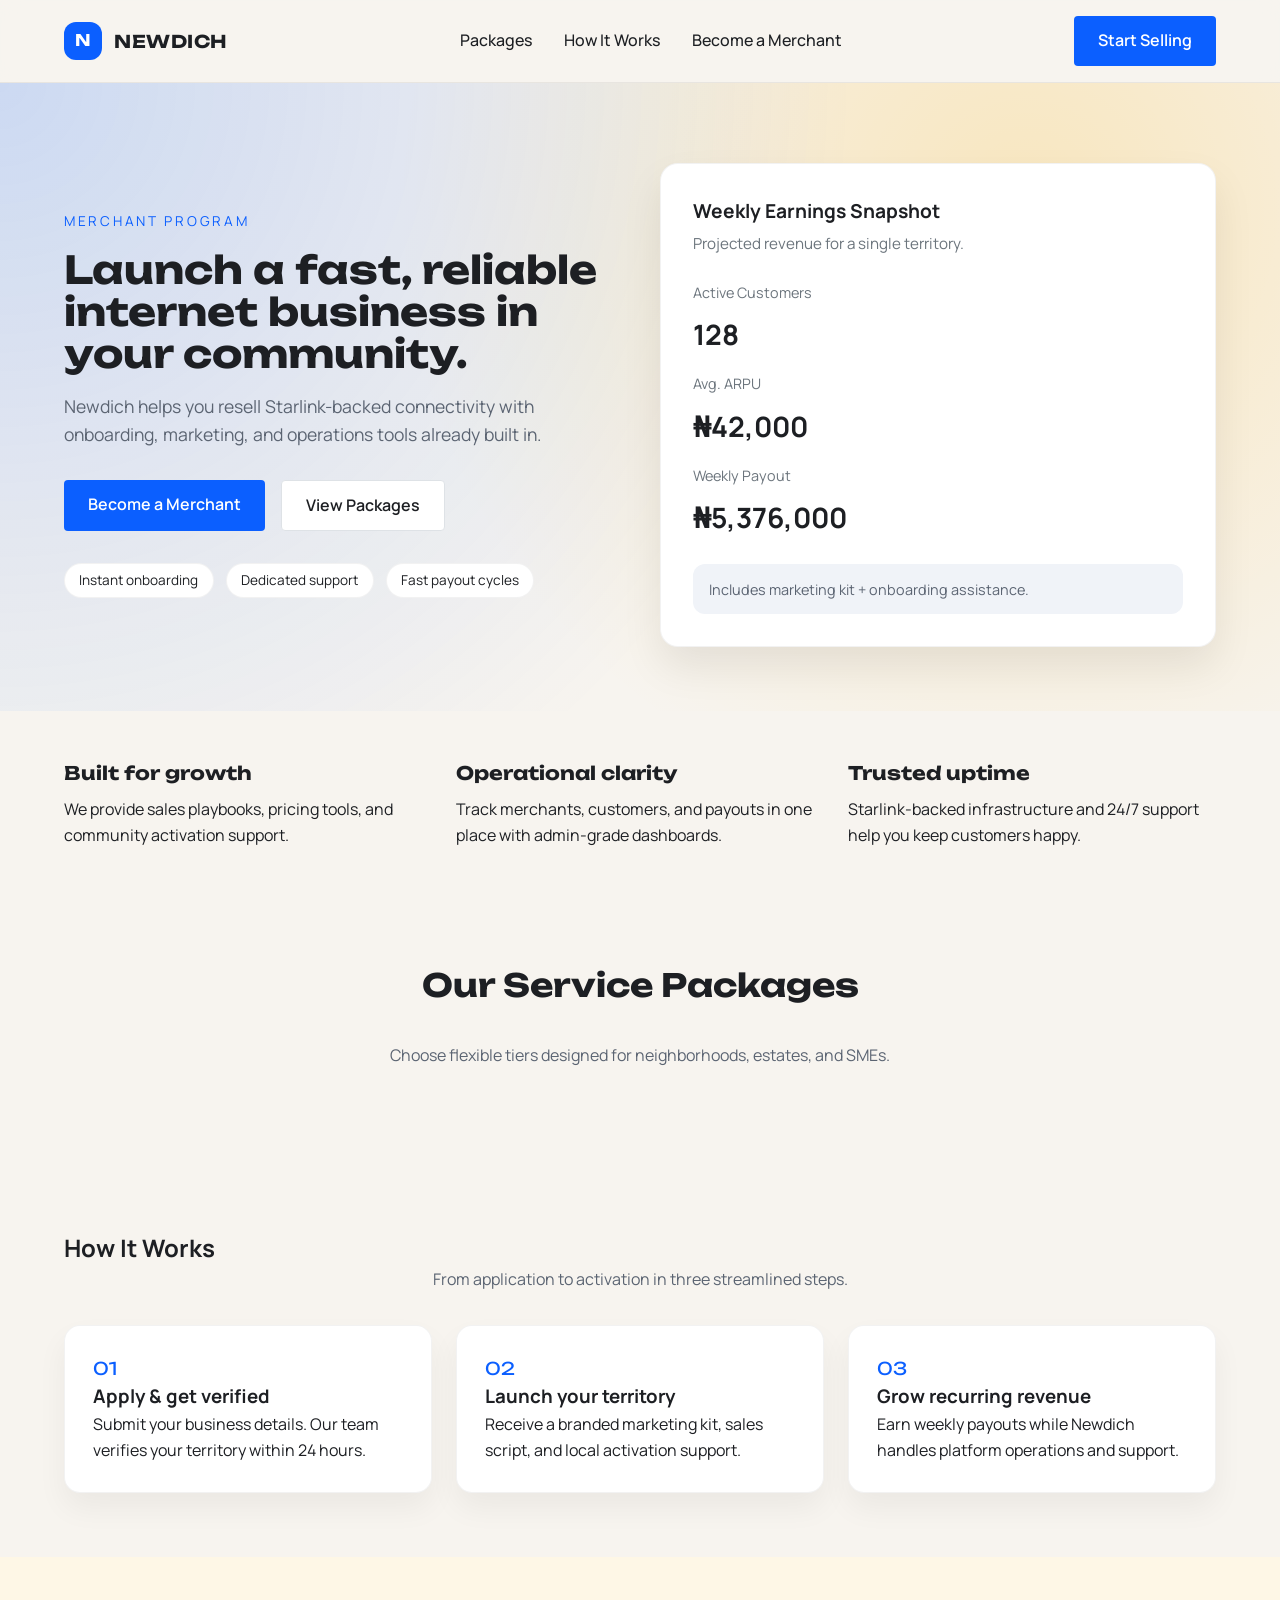
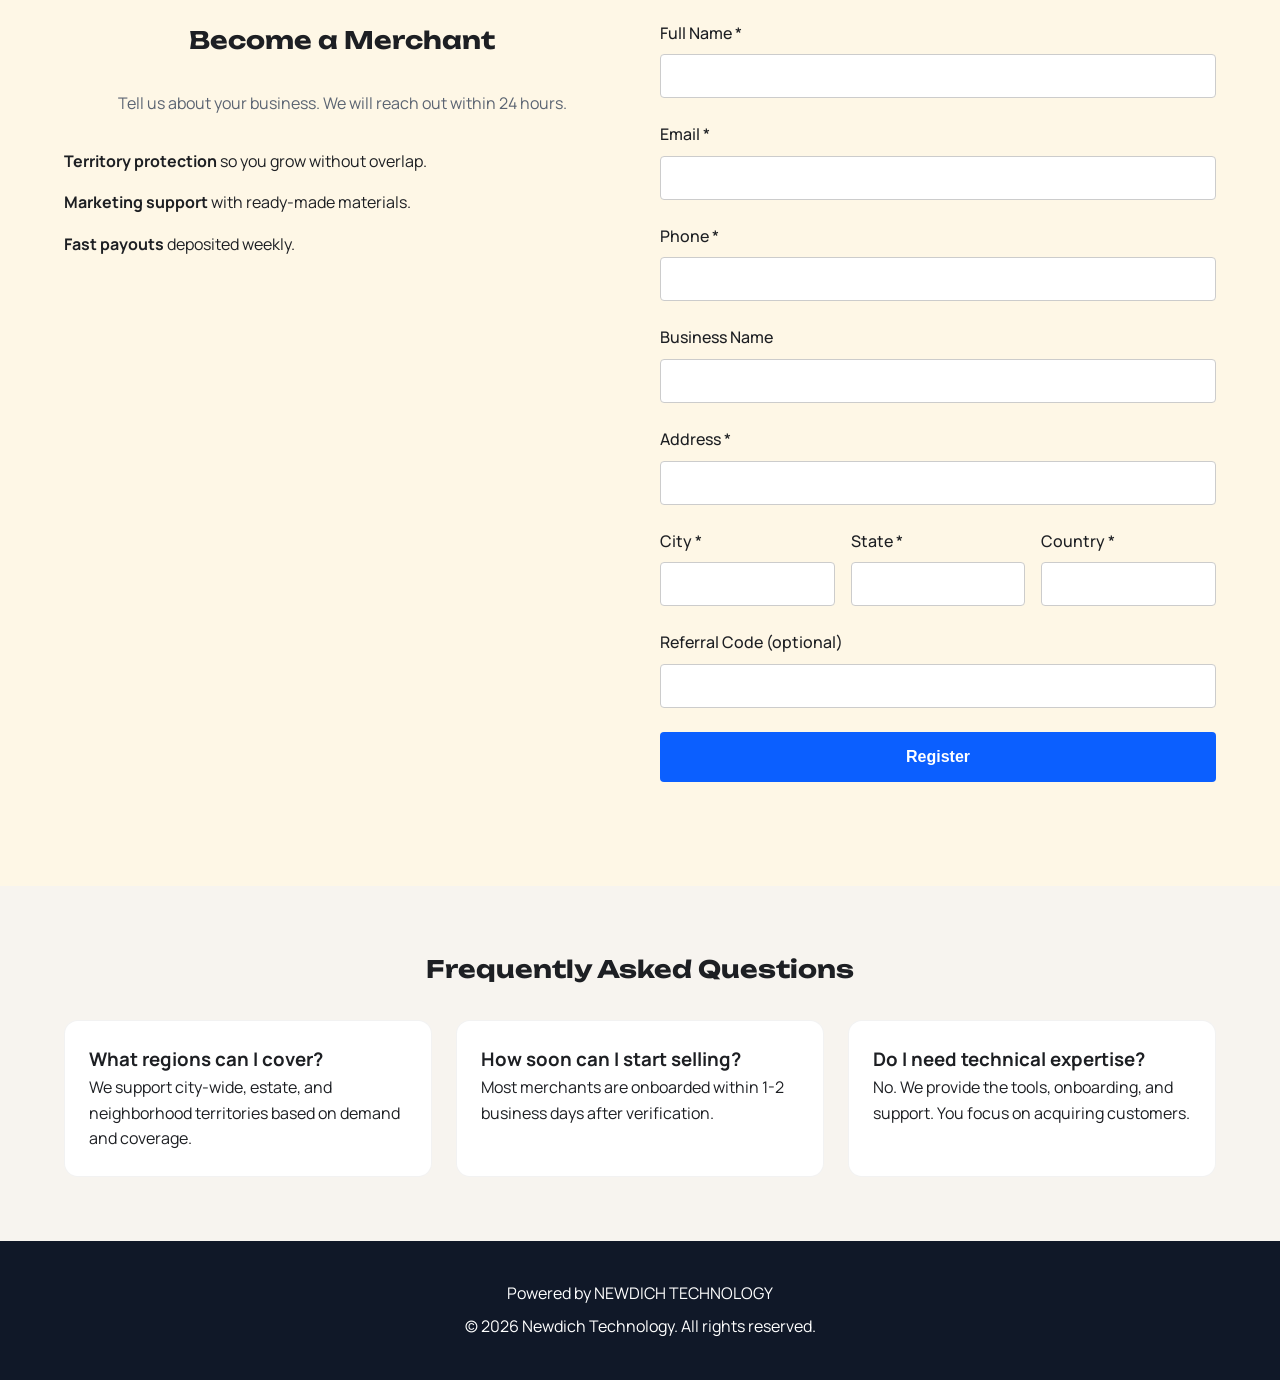
<file: Newdich/index.html>
<!DOCTYPE html>
<html lang="en">
<head>
    <meta charset="UTF-8">
    <meta name="viewport" content="width=device-width, initial-scale=1.0">
    <title>Newdich Technology LAN</title>
    <link rel="icon" href="data:image/svg+xml,%3Csvg xmlns='http://www.w3.org/2000/svg' viewBox='0 0 64 64'%3E%3Crect width='64' height='64' rx='12' fill='%23007bff'/%3E%3Ctext x='32' y='42' font-family='Arial, Helvetica, sans-serif' font-size='32' text-anchor='middle' fill='white'%3EN%3C/text%3E%3C/svg%3E">
    <link rel="preconnect" href="https://fonts.googleapis.com">
    <link rel="preconnect" href="https://fonts.gstatic.com" crossorigin>
    <link href="https://fonts.googleapis.com/css2?family=Unbounded:wght@500;700&family=Manrope:wght@400;500;600;700&display=swap" rel="stylesheet">
    <link rel="stylesheet" href="css/style.css">
</head>
<body>
    <header class="site-header">
        <nav class="container nav-shell">
            <div class="brand">
                <span class="brand-mark">N</span>
                <span class="brand-name">NEWDICH</span>
            </div>
            <button class="nav-toggle" id="nav-toggle" aria-label="Open menu" aria-expanded="false">
                <span></span>
                <span></span>
                <span></span>
            </button>
            <ul class="nav-links" id="nav-links">
                <li><a href="#packages">Packages</a></li>
                <li><a href="#how">How It Works</a></li>
                <li><a href="#signup">Become a Merchant</a></li>
            </ul>
            <div class="nav-actions">
                <a href="#signup" class="btn btn-primary">Start Selling</a>
            </div>
        </nav>
    </header>

    <main>
        <!-- Hero Section -->
        <section class="hero">
            <div class="hero-backdrop"></div>
            <div class="container hero-grid">
                <div class="hero-copy">
                    <p class="eyebrow">Merchant Program</p>
                    <h1>Launch a fast, reliable internet business in your community.</h1>
                    <p class="lead">
                        Newdich helps you resell Starlink-backed connectivity with onboarding,
                        marketing, and operations tools already built in.
                    </p>
                    <div class="hero-actions">
                        <a href="#signup" class="btn btn-primary">Become a Merchant</a>
                        <a href="#packages" class="btn btn-secondary">View Packages</a>
                    </div>
                    <div class="hero-badges">
                        <span>Instant onboarding</span>
                        <span>Dedicated support</span>
                        <span>Fast payout cycles</span>
                    </div>
                </div>
                <div class="hero-card">
                    <div class="hero-card-top">
                        <h3>Weekly Earnings Snapshot</h3>
                        <p class="muted">Projected revenue for a single territory.</p>
                    </div>
                    <div class="hero-stats">
                        <div>
                            <span class="stat-label">Active Customers</span>
                            <span class="stat-value">128</span>
                        </div>
                        <div>
                            <span class="stat-label">Avg. ARPU</span>
                            <span class="stat-value">₦42,000</span>
                        </div>
                        <div>
                            <span class="stat-label">Weekly Payout</span>
                            <span class="stat-value">₦5,376,000</span>
                        </div>
                    </div>
                    <div class="hero-card-footer">
                        <span>Includes marketing kit + onboarding assistance.</span>
                    </div>
                </div>
            </div>
        </section>

        <section class="value-strip">
            <div class="container value-grid">
                <div>
                    <h3>Built for growth</h3>
                    <p>We provide sales playbooks, pricing tools, and community activation support.</p>
                </div>
                <div>
                    <h3>Operational clarity</h3>
                    <p>Track merchants, customers, and payouts in one place with admin-grade dashboards.</p>
                </div>
                <div>
                    <h3>Trusted uptime</h3>
                    <p>Starlink-backed infrastructure and 24/7 support help you keep customers happy.</p>
                </div>
            </div>
        </section>

        <!-- Packages Section -->
        <section id="packages" class="packages">
            <div class="container">
                <h2>Our Service Packages</h2>
                <p class="section-lead">Choose flexible tiers designed for neighborhoods, estates, and SMEs.</p>
                <div class="package-grid" id="package-list">
                    <!-- Packages will be loaded here via JS -->
                </div>
            </div>
        </section>

        <section id="how" class="how">
            <div class="container">
                <h2>How It Works</h2>
                <p class="section-lead">From application to activation in three streamlined steps.</p>
                <div class="step-grid">
                    <div class="step-card">
                        <span class="step-number">01</span>
                        <h3>Apply & get verified</h3>
                        <p>Submit your business details. Our team verifies your territory within 24 hours.</p>
                    </div>
                    <div class="step-card">
                        <span class="step-number">02</span>
                        <h3>Launch your territory</h3>
                        <p>Receive a branded marketing kit, sales script, and local activation support.</p>
                    </div>
                    <div class="step-card">
                        <span class="step-number">03</span>
                        <h3>Grow recurring revenue</h3>
                        <p>Earn weekly payouts while Newdich handles platform operations and support.</p>
                    </div>
                </div>
            </div>
        </section>

        <!-- Merchant Signup Form -->
        <section id="signup" class="signup">
            <div class="container">
                <div class="signup-shell">
                    <div>
                        <h2>Become a Merchant</h2>
                        <p class="section-lead">Tell us about your business. We will reach out within 24 hours.</p>
                        <div class="signup-points">
                            <p><strong>Territory protection</strong> so you grow without overlap.</p>
                            <p><strong>Marketing support</strong> with ready-made materials.</p>
                            <p><strong>Fast payouts</strong> deposited weekly.</p>
                        </div>
                    </div>
                <form id="merchant-form">
                    <div class="form-group">
                        <label for="fullname">Full Name *</label>
                        <input type="text" id="fullname" name="fullname" required>
                    </div>
                    <div class="form-group">
                        <label for="email">Email *</label>
                        <input type="email" id="email" name="email" required>
                    </div>
                    <div class="form-group">
                        <label for="phone">Phone *</label>
                        <input type="tel" id="phone" name="phone" required>
                    </div>
                    <div class="form-group">
                        <label for="business_name">Business Name</label>
                        <input type="text" id="business_name" name="business_name">
                    </div>
                    <div class="form-group">
                        <label for="address">Address *</label>
                        <input type="text" id="address" name="address" required>
                    </div>
                    <div class="form-row">
                        <div class="form-group">
                            <label for="city">City *</label>
                            <input type="text" id="city" name="city" required>
                        </div>
                        <div class="form-group">
                            <label for="state">State *</label>
                            <input type="text" id="state" name="state" required>
                        </div>
                        <div class="form-group">
                            <label for="country">Country *</label>
                            <input type="text" id="country" name="country" required>
                        </div>
                    </div>
                    <div class="form-group">
                        <label for="refer_code">Referral Code (optional)</label>
                        <input type="text" id="refer_code" name="refer_code">
                    </div>
                    <button type="submit" class="btn btn-primary">Register</button>
                    <div id="form-message" class="message"></div>
                </form>
                </div>
            </div>
        </section>

        <section class="faq">
            <div class="container">
                <h2>Frequently Asked Questions</h2>
                <div class="faq-grid">
                    <div class="faq-item">
                        <h3>What regions can I cover?</h3>
                        <p>We support city-wide, estate, and neighborhood territories based on demand and coverage.</p>
                    </div>
                    <div class="faq-item">
                        <h3>How soon can I start selling?</h3>
                        <p>Most merchants are onboarded within 1-2 business days after verification.</p>
                    </div>
                    <div class="faq-item">
                        <h3>Do I need technical expertise?</h3>
                        <p>No. We provide the tools, onboarding, and support. You focus on acquiring customers.</p>
                    </div>
                </div>
            </div>
        </section>
    </main>

    <footer>
        <div class="container">
            <p>Powered by NEWDICH TECHNOLOGY</p>
            <p>&copy; <span id="year"></span> Newdich Technology. All rights reserved.</p>
        </div>
    </footer>

    <script type="module" src="js/main.js"></script>
</body>
</html>
</file>
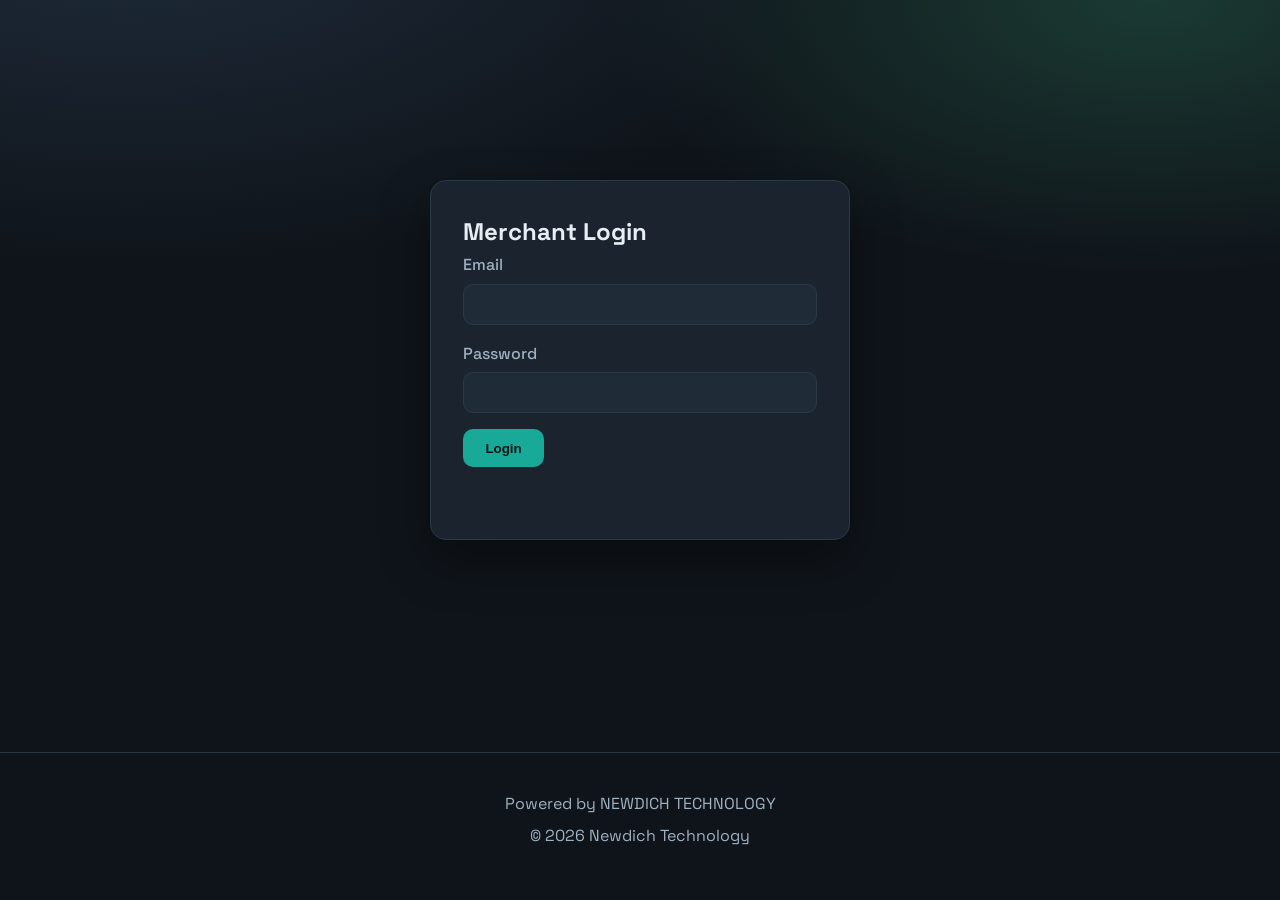
<file: Merchant/admin.html>
<!DOCTYPE html>
<html lang="en">
<head>
    <meta charset="UTF-8">
    <meta name="viewport" content="width=device-width, initial-scale=1.0">
    <title>Merchant Dashboard - Newdich</title>
    <link rel="stylesheet" href="css/style.css">
</head>
<body>
    <header class="admin-header">
        <div class="container">
            <div>
                <div class="eyebrow">Merchant Console</div>
                <h1 id="merchant-name">Merchant Dashboard</h1>
                <div class="subtle" id="merchant-id">ID: --</div>
            </div>
            <div class="header-actions">
                <button id="refresh-btn" class="btn btn-ghost">Refresh</button>
                <button id="logout-btn" class="btn btn-secondary">Logout</button>
            </div>
        </div>
    </header>

    <nav class="admin-tabs">
        <div class="container">
            <button class="tab-link active" data-tab="overview">Overview</button>
            <button class="tab-link" data-tab="users">Users</button>
            <button class="tab-link" data-tab="history">Payment History</button>
            <button class="tab-link" data-tab="plans">Manage Plans</button>
            <button class="tab-link" data-tab="profile">Profile</button>
        </div>
    </nav>

    <main class="admin-main">
        <div class="container">
            <!-- Overview Tab -->
            <div id="overview" class="tab-content active">
                <div class="grid-2">
                    <section class="card">
                        <div class="card-header">
                            <h2>Network Status</h2>
                            <span class="badge" id="status-badge">Live</span>
                        </div>
                        <div class="stats-grid">
                            <div class="stat">
                                <div class="stat-label">Active Users</div>
                                <div class="stat-value" id="stat-active">--</div>
                            </div>
                            <div class="stat">
                                <div class="stat-label">Total Users</div>
                                <div class="stat-value" id="stat-total">--</div>
                            </div>
                            <div class="stat">
                                <div class="stat-label">Revenue (Today)</div>
                                <div class="stat-value" id="stat-revenue-today">--</div>
                            </div>
                            <div class="stat">
                                <div class="stat-label">Transactions (Today)</div>
                                <div class="stat-value" id="stat-tx-today">--</div>
                            </div>
                        </div>
                    </section>
                    <section class="card">
                        <div class="card-header">
                            <h2>Revenue Summary</h2>
                            <span class="subtle">Last 30 days</span>
                        </div>
                        <div class="kpis">
                            <div>
                                <div class="kpi-label">Gross</div>
                                <div class="kpi-value" id="kpi-gross">--</div>
                            </div>
                            <div>
                                <div class="kpi-label">Refunds</div>
                                <div class="kpi-value" id="kpi-refunds">--</div>
                            </div>
                            <div>
                                <div class="kpi-label">Net</div>
                                <div class="kpi-value" id="kpi-net">--</div>
                            </div>
                        </div>
                        <div class="mini-table" id="revenue-breakdown"></div>
                    </section>
                </div>
            </div>

            <!-- Users Tab -->
            <div id="users" class="tab-content">
                <h2>Connected Users</h2>
                <div class="table-responsive">
                    <table id="users-table">
                        <thead>
                            <tr>
                                <th>MAC</th>
                                <th>IP</th>
                                <th>Email</th>
                                <th>Plan</th>
                                <th>Hours</th>
                                <th>Expires</th>
                                <th>Status</th>
                                <th>Action</th>
                            </tr>
                        </thead>
                        <tbody></tbody>
                    </table>
                </div>
            </div>

            <!-- Payment History Tab -->
            <div id="history" class="tab-content">
                <h2>Payment History</h2>
                <div class="table-responsive">
                    <table id="history-table">
                        <thead>
                            <tr>
                                <th>Email</th>
                                <th>Amount</th>
                                <th>Status</th>
                                <th>Transaction ID</th>
                                <th>Date</th>
                                <th>Plan</th>
                                <th>Hours</th>
                                <th>Actions</th>
                            </tr>
                        </thead>
                        <tbody></tbody>
                    </table>
                </div>
            </div>

            <!-- Plans Management Tab -->
            <div id="plans" class="tab-content">
                <h2>Manage Plans</h2>
                <button id="add-plan-btn" class="btn btn-primary">Add New Plan</button>
                <div class="plan-list" id="plan-list">
                    <!-- Plans will be listed here with edit/delete -->
                </div>
                <!-- Plan Form (hidden initially) -->
                <div id="plan-form-container" style="display: none;">
                    <h3 id="plan-form-title">Add Plan</h3>
                    <form id="plan-form">
                        <input type="hidden" id="plan-id">
                        <div class="form-group">
                            <label for="plan-name">Plan Name</label>
                            <input type="text" id="plan-name" required>
                        </div>
                        <div class="form-group">
                            <label for="plan-duration">Duration (hours)</label>
                            <input type="number" id="plan-duration" required>
                        </div>
                        <div class="form-group">
                            <label for="plan-price">Price (NGN)</label>
                            <input type="number" step="0.01" id="plan-price" required>
                        </div>
                        <button type="submit" class="btn btn-primary">Save</button>
                        <button type="button" id="cancel-plan-btn" class="btn btn-secondary">Cancel</button>
                    </form>
                </div>
            </div>

            <!-- Profile Tab -->
            <div id="profile" class="tab-content">
                <h2>Merchant Profile</h2>
                <form id="profile-form" class="card form-card">
                    <div class="form-row">
                        <div class="form-group">
                            <label for="profile-name">Business Name</label>
                            <input type="text" id="profile-name" required>
                        </div>
                        <div class="form-group">
                            <label for="profile-contact">Contact Email</label>
                            <input type="email" id="profile-contact" required>
                        </div>
                    </div>
                    <div class="form-row">
                        <div class="form-group">
                            <label for="profile-phone">Phone</label>
                            <input type="text" id="profile-phone">
                        </div>
                        <div class="form-group">
                            <label for="profile-location">Location</label>
                            <input type="text" id="profile-location">
                        </div>
                    </div>
                    <div class="form-row">
                        <div class="form-group">
                            <label for="profile-network">Network Name</label>
                            <input type="text" id="profile-network">
                        </div>
                        <div class="form-group">
                            <label for="profile-timezone">Timezone</label>
                            <input type="text" id="profile-timezone">
                        </div>
                    </div>
                    <div class="form-actions">
                        <button type="submit" class="btn btn-primary">Save Profile</button>
                        <div id="profile-message" class="inline-message"></div>
                    </div>
                </form>
            </div>
        </div>
    </main>

    <footer>
        <div class="container">
            <p>Powered by NEWDICH TECHNOLOGY</p>
            <p>&copy; <span id="year"></span> Newdich Technology</p>
        </div>
    </footer>

    <script src="api/index.js"></script>
    <script src="js/admin.js"></script>
</body>
</html>
</file>
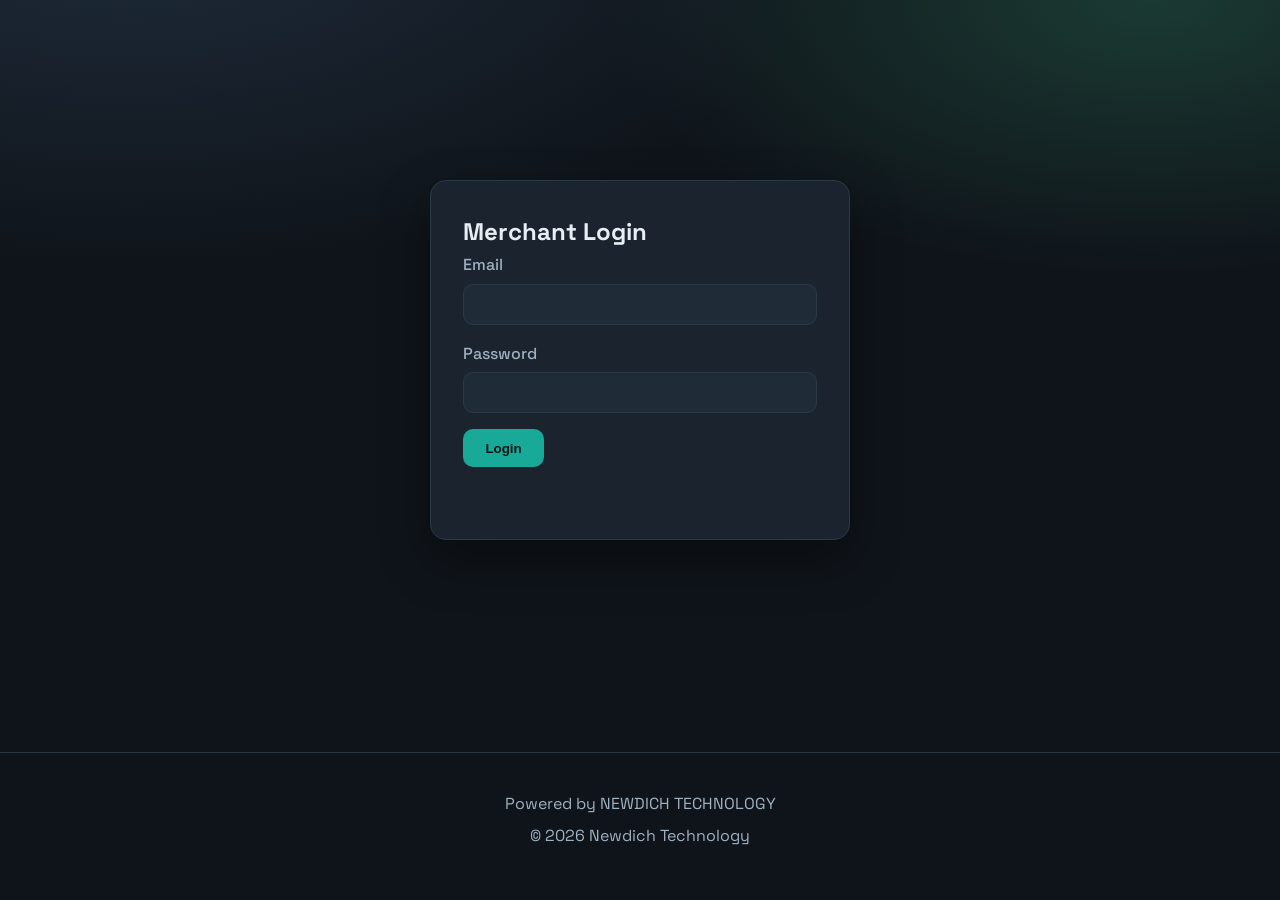
<file: Merchant/login.html>
<!DOCTYPE html>
<html lang="en">
<head>
    <meta charset="UTF-8">
    <meta name="viewport" content="width=device-width, initial-scale=1.0">
    <title>Merchant Login - Newdich</title>
    <link rel="stylesheet" href="css/style.css">
</head>
<body>
    <main class="login-page">
        <div class="login-box">
            <h2>Merchant Login</h2>
            <form id="login-form">
                <div class="form-group">
                    <label for="email">Email</label>
                    <input type="email" id="email" name="email" required>
                </div>
                <div class="form-group">
                    <label for="password">Password</label>
                    <input type="password" id="password" name="password" required>
                </div>
                <button type="submit" class="btn btn-primary">Login</button>
                <div id="login-message" class="message"></div>
            </form>
        </div>
    </main>
    <footer>
        <div class="container">
            <p>Powered by NEWDICH TECHNOLOGY</p>
            <p>&copy; <span id="year"></span> Newdich Technology</p>
        </div>
    </footer>
    <script src="api/index.js"></script>
    <script src="js/login.js"></script>
</body>
</html>
</file>
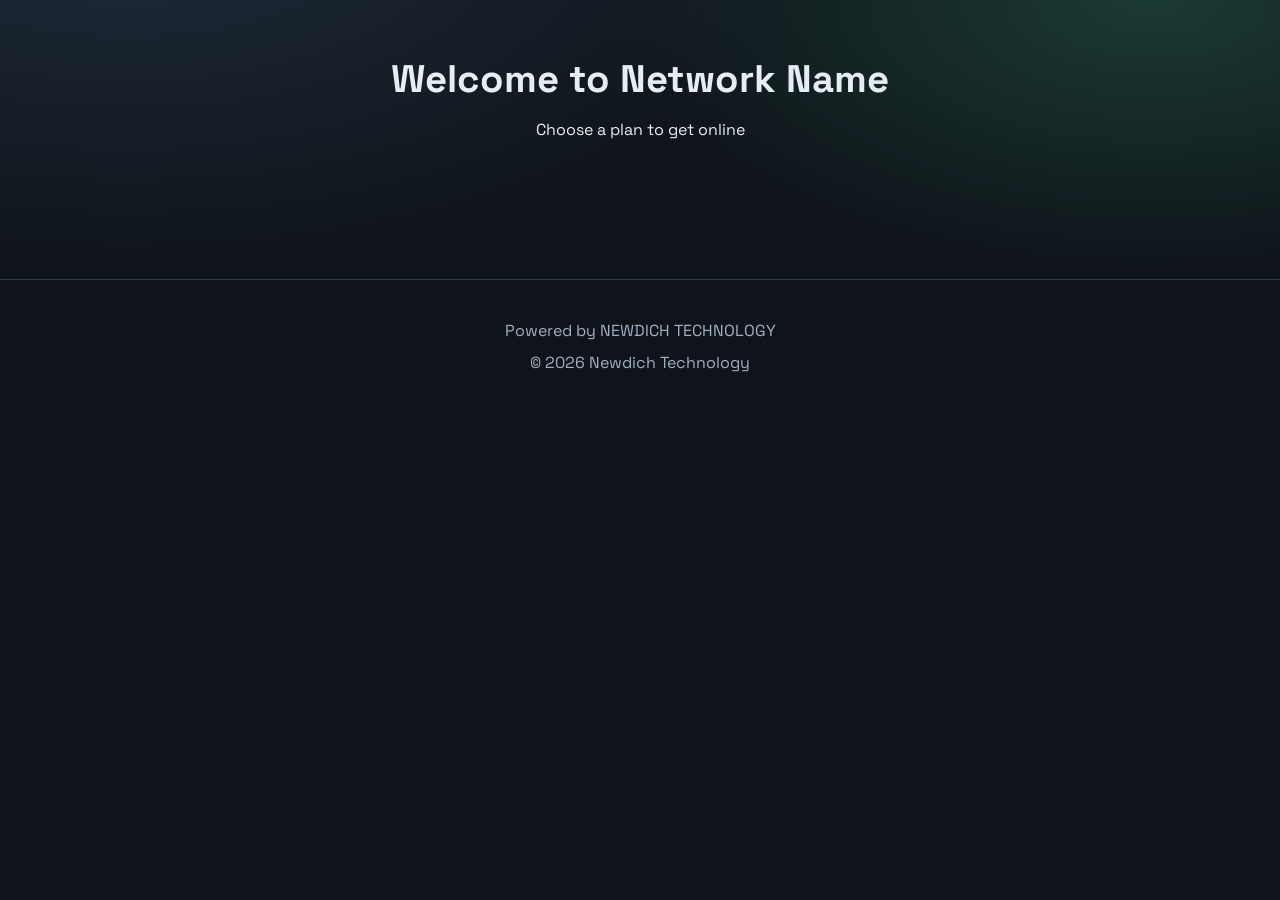
<file: Merchant/portal.html>
<!DOCTYPE html>
<html lang="en">
<head>
    <meta charset="UTF-8">
    <meta name="viewport" content="width=device-width, initial-scale=1.0">
    <title>Connect to Network</title>
    <link rel="stylesheet" href="css/style.css">
</head>
<body>
    <header class="portal-header">
        <div class="container">
            <h1>Welcome to <span id="network-name">Network Name</span></h1>
            <p>Choose a plan to get online</p>
        </div>
    </header>

    <main class="portal-main">
        <div class="container">
            <div class="plan-grid" id="plan-list">
                <!-- Plans will be loaded here -->
            </div>
        </div>
    </main>

    <!-- Payment Modal (simplified) -->
    <div id="payment-modal" class="modal">
        <div class="modal-content">
            <span class="close">&times;</span>
            <h3>Complete Payment</h3>
            <p>Plan: <span id="modal-plan-name"></span></p>
            <p>Amount: NGN <span id="modal-plan-price"></span></p>
            <form id="payment-form">
                <div class="form-group">
                    <label for="payment-email">Email (optional)</label>
                    <input type="email" id="payment-email" placeholder="Enter your email for receipt">
                </div>
                <button type="submit" class="btn btn-primary">Pay Now</button>
            </form>
            <div id="payment-message"></div>
        </div>
    </div>

    <footer>
        <div class="container">
            <p>Powered by NEWDICH TECHNOLOGY</p>
            <p>&copy; <span id="year"></span> Newdich Technology</p>
        </div>
    </footer>

    <script src="api/index.js"></script>
    <script src="js/portal.js"></script>
</body>
</html>
</file>
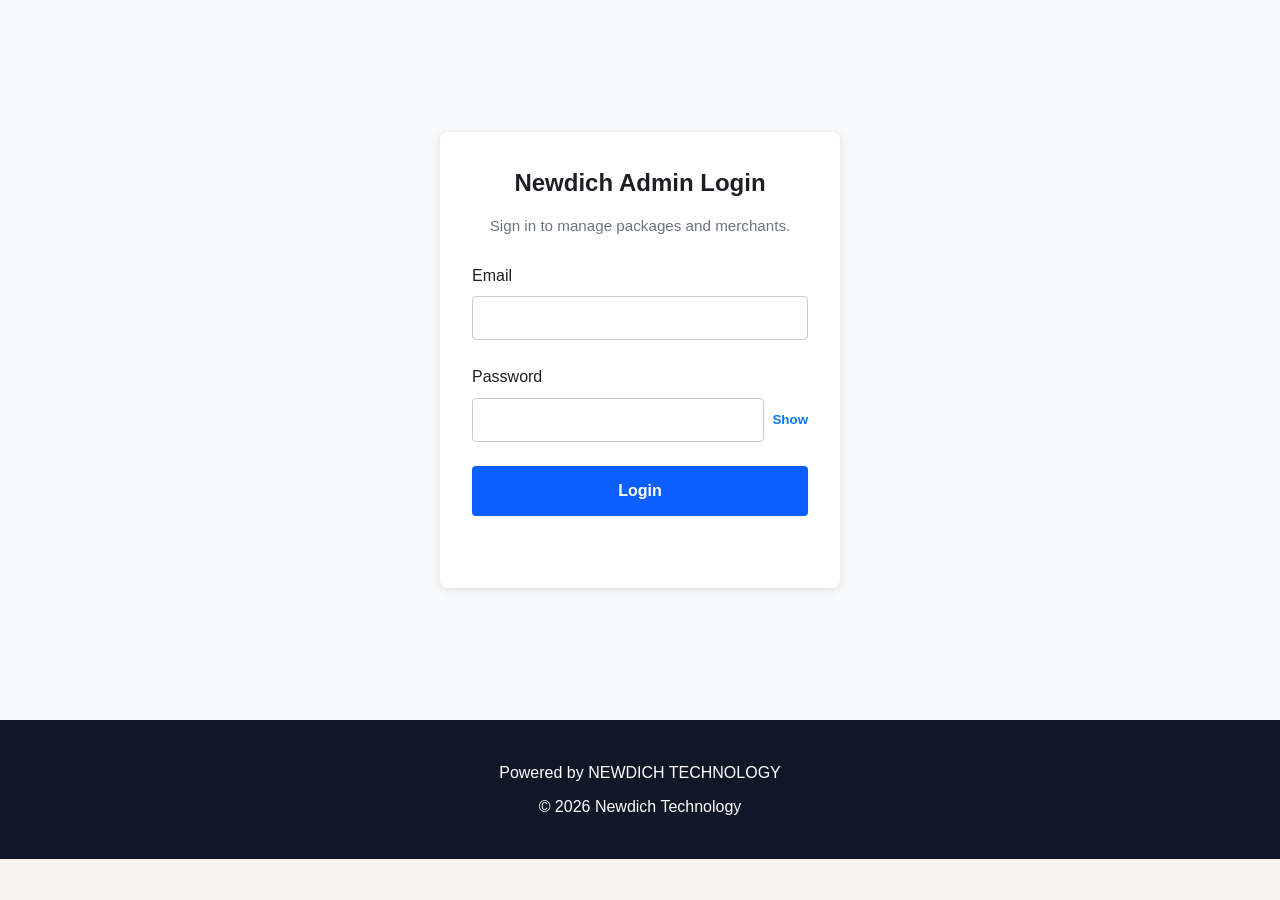
<file: Newdich/admin-login.html>
<!DOCTYPE html>
<html lang="en">
<head>
    <meta charset="UTF-8">
    <meta name="viewport" content="width=device-width, initial-scale=1.0">
    <title>Admin Login - Newdich</title>
    <link rel="icon" href="data:image/svg+xml,%3Csvg xmlns='http://www.w3.org/2000/svg' viewBox='0 0 64 64'%3E%3Crect width='64' height='64' rx='12' fill='%23007bff'/%3E%3Ctext x='32' y='42' font-family='Arial, Helvetica, sans-serif' font-size='32' text-anchor='middle' fill='white'%3EN%3C/text%3E%3C/svg%3E">
    <link rel="stylesheet" href="css/style.css">
</head>
<body>
    <main class="login-page">
        <div class="login-box">
            <h2>Newdich Admin Login</h2>
            <p class="muted">Sign in to manage packages and merchants.</p>
            <form id="admin-login-form">
                <div class="form-group">
                    <label for="email">Email</label>
                    <input type="email" id="email" name="email" required>
                </div>
                <div class="form-group">
                    <label for="password">Password</label>
                    <div class="input-with-action">
                        <input type="password" id="password" name="password" required>
                        <button type="button" id="toggle-password" class="link-btn">Show</button>
                    </div>
                </div>
                <button type="submit" class="btn btn-primary">Login</button>
                <div id="login-message" class="message"></div>
            </form>
        </div>
    </main>
    <footer>
        <div class="container">
            <p>Powered by NEWDICH TECHNOLOGY</p>
            <p>&copy; <span id="year"></span> Newdich Technology</p>
        </div>
    </footer>
    <script type="module" src="js/admin-login.js"></script>
</body>
</html>
</file>
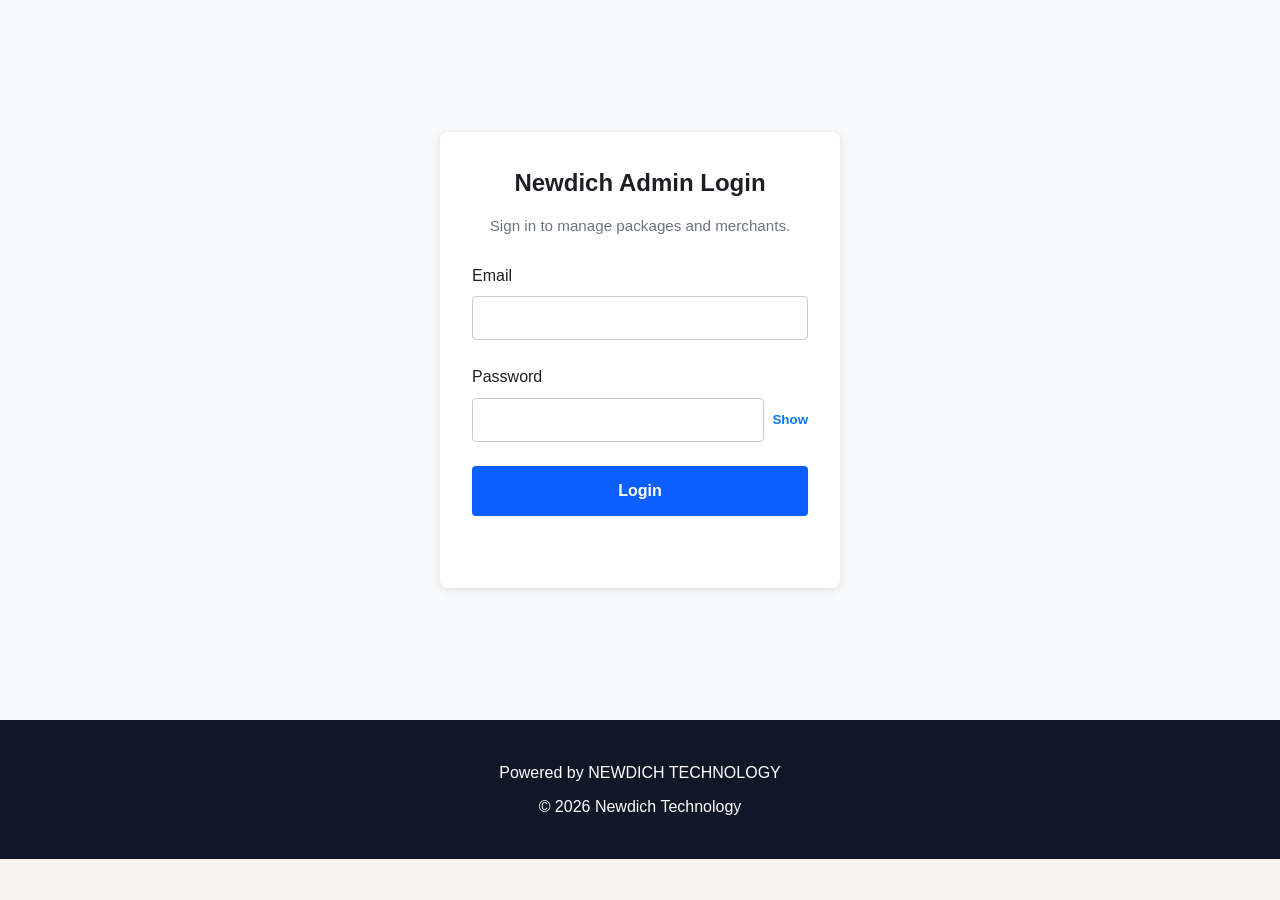
<file: Newdich/admin.html>
<!DOCTYPE html>
<html lang="en">
<head>
    <meta charset="UTF-8">
    <meta name="viewport" content="width=device-width, initial-scale=1.0">
    <title>Admin Dashboard - Newdich</title>
    <link rel="icon" href="data:image/svg+xml,%3Csvg xmlns='http://www.w3.org/2000/svg' viewBox='0 0 64 64'%3E%3Crect width='64' height='64' rx='12' fill='%23007bff'/%3E%3Ctext x='32' y='42' font-family='Arial, Helvetica, sans-serif' font-size='32' text-anchor='middle' fill='white'%3EN%3C/text%3E%3C/svg%3E">
    <link rel="stylesheet" href="css/style.css">
</head>
<body>
    <header class="admin-header">
        <div class="container">
            <h1>Newdich Admin Dashboard</h1>
            <button id="logout-btn" class="btn btn-secondary">Logout</button>
        </div>
    </header>

    <nav class="admin-tabs">
        <div class="container">
            <button class="tab-link active" data-tab="packages">Packages</button>
            <button class="tab-link" data-tab="merchants">Merchants</button>
        </div>
    </nav>

    <main class="admin-main">
        <div class="container">
            <section class="admin-overview">
                <div class="admin-toolbar">
                    <div>
                        <h2>Dashboard Overview</h2>
                        <p class="muted">Quick insights across merchants and packages.</p>
                    </div>
                    <div class="toolbar-actions">
                        <button id="refresh-dashboard" class="btn btn-secondary">Refresh</button>
                    </div>
                </div>
                <div class="stats-grid">
                    <div class="stat-card">
                        <span class="stat-label">Total Merchants</span>
                        <span id="stat-total-merchants" class="stat-value">--</span>
                    </div>
                    <div class="stat-card">
                        <span class="stat-label">Pending Merchants</span>
                        <span id="stat-pending-merchants" class="stat-value">--</span>
                    </div>
                    <div class="stat-card">
                        <span class="stat-label">Approved Merchants</span>
                        <span id="stat-approved-merchants" class="stat-value">--</span>
                    </div>
                    <div class="stat-card">
                        <span class="stat-label">Active Packages</span>
                        <span id="stat-packages" class="stat-value">--</span>
                    </div>
                </div>
                <div id="admin-message" class="message"></div>
            </section>
            <!-- Packages Tab -->
            <div id="packages" class="tab-content active">
                <h2>Manage Service Packages</h2>
                <div class="admin-toolbar">
                    <div class="toolbar-actions">
                        <button id="add-package-btn" class="btn btn-primary">Add New Package</button>
                        <button id="refresh-packages" class="btn btn-secondary">Refresh</button>
                    </div>
                    <div class="toolbar-actions">
                        <input type="text" id="package-search" placeholder="Search packages">
                    </div>
                </div>
                <div class="package-list" id="package-list">
                    <!-- Packages will be listed here -->
                </div>
                <!-- Package Form (hidden) -->
                <div id="package-form-container" style="display: none;">
                    <h3 id="package-form-title">Add Package</h3>
                    <form id="package-form">
                        <input type="hidden" id="package-id">
                        <div class="form-group">
                            <label for="package-name">Package Name</label>
                            <input type="text" id="package-name" required>
                        </div>
                        <div class="form-group">
                            <label for="package-price">Price (NGN)</label>
                            <input type="number" step="0.01" id="package-price" required>
                        </div>
                        <div class="form-group">
                            <label for="package-benefits">Benefits (comma separated)</label>
                            <input type="text" id="package-benefits" placeholder="e.g. 24/7 support, No contract">
                        </div>
                        <div class="form-group">
                            <label for="package-notes">Internal Notes (optional)</label>
                            <input type="text" id="package-notes" placeholder="Visible to admins only">
                        </div>
                        <button type="submit" class="btn btn-primary">Save</button>
                        <button type="button" id="cancel-package-btn" class="btn btn-secondary">Cancel</button>
                    </form>
                </div>
            </div>

            <!-- Merchants Tab -->
            <div id="merchants" class="tab-content">
                <h2>Registered Merchants</h2>
                <div class="admin-toolbar">
                    <div class="toolbar-actions">
                        <button id="refresh-merchants" class="btn btn-secondary">Refresh</button>
                    </div>
                    <div class="toolbar-actions filters">
                        <input type="text" id="merchant-search" placeholder="Search name, email, phone">
                        <select id="merchant-status-filter">
                            <option value="all">All statuses</option>
                            <option value="pending">Pending</option>
                            <option value="approved">Approved</option>
                            <option value="rejected">Rejected</option>
                        </select>
                    </div>
                </div>
                <div class="table-responsive">
                    <table id="merchants-table">
                        <thead>
                            <tr>
                                <th>Full Name</th>
                                <th>Email</th>
                                <th>Phone</th>
                                <th>Business</th>
                                <th>City, State</th>
                                <th>Status</th>
                                <th>Date Created</th>
                                <th>Action</th>
                            </tr>
                        </thead>
                        <tbody></tbody>
                    </table>
                </div>
                <div id="merchants-empty" class="empty-state" style="display: none;">
                    No merchants match your filters yet.
                </div>
            </div>
        </div>
    </main>

    <footer>
        <div class="container">
            <p>Powered by NEWDICH TECHNOLOGY</p>
            <p>&copy; <span id="year"></span> Newdich Technology</p>
        </div>
    </footer>

    <script type="module" src="js/admin-dashboard.js"></script>
</body>
</html>
</file>
<file: Newdich/css/style.css>
/* Reset & Base */
* {
    margin: 0;
    padding: 0;
    box-sizing: border-box;
}

body {
    font-family: 'Manrope', 'Segoe UI', sans-serif;
    line-height: 1.6;
    color: #1d1f23;
    background: #f7f4ef;
}

:root {
    --primary: #0b5fff;
    --primary-dark: #0a49c0;
    --accent: #ffb000;
    --ink: #1d1f23;
    --muted: #5b6472;
    --surface: #ffffff;
    --surface-alt: #f0f3f8;
    --border: #dee2e6;
}

.container {
    width: 90%;
    max-width: 1200px;
    margin: 0 auto;
}

/* Header */
header {
    position: sticky;
    top: 0;
    z-index: 100;
}

.site-header {
    background: rgba(247, 244, 239, 0.9);
    backdrop-filter: blur(10px);
    border-bottom: 1px solid rgba(0,0,0,0.06);
}

.nav-shell {
    display: flex;
    justify-content: space-between;
    align-items: center;
    padding: 1rem 0;
}

.brand {
    display: flex;
    align-items: center;
    gap: 0.75rem;
    font-weight: 700;
    letter-spacing: 0.5px;
}

.brand-mark {
    display: inline-flex;
    width: 38px;
    height: 38px;
    border-radius: 12px;
    background: var(--primary);
    color: #fff;
    align-items: center;
    justify-content: center;
    font-family: 'Unbounded', sans-serif;
}

.brand-name {
    font-family: 'Unbounded', sans-serif;
    font-size: 1.1rem;
}

.nav-links {
    display: flex;
    list-style: none;
    gap: 2rem;
}

.nav-links a {
    text-decoration: none;
    color: var(--ink);
    font-weight: 500;
    transition: color 0.3s;
}

.nav-links a:hover {
    color: var(--primary);
}

.nav-actions {
    display: flex;
    align-items: center;
}

.nav-toggle {
    display: none;
    flex-direction: column;
    gap: 6px;
    background: none;
    border: 1px solid rgba(0,0,0,0.1);
    padding: 0.6rem;
    border-radius: 10px;
    cursor: pointer;
}

.nav-toggle span {
    width: 24px;
    height: 2px;
    background: var(--ink);
    transition: transform 0.3s ease, opacity 0.3s ease;
}

.nav-toggle.open span:nth-child(1) {
    transform: translateY(8px) rotate(45deg);
}

.nav-toggle.open span:nth-child(2) {
    opacity: 0;
}

.nav-toggle.open span:nth-child(3) {
    transform: translateY(-8px) rotate(-45deg);
}

/* Buttons */
.btn {
    display: inline-block;
    padding: 0.75rem 1.5rem;
    border-radius: 4px;
    text-decoration: none;
    font-weight: 600;
    cursor: pointer;
    border: none;
    transition: background 0.3s, color 0.3s;
}

.btn-primary {
    background: var(--primary);
    color: #fff;
}

.btn-primary:hover {
    background: var(--primary-dark);
}

.btn-secondary {
    background: #fff;
    color: var(--ink);
    border: 1px solid var(--border);
}

.btn-secondary:hover {
    background: var(--surface-alt);
}

/* Hero Section */
.hero {
    position: relative;
    padding: 5rem 0 4rem;
    overflow: hidden;
}

.hero-backdrop {
    position: absolute;
    inset: 0;
    background: radial-gradient(circle at top left, rgba(11, 95, 255, 0.18), transparent 60%),
                radial-gradient(circle at 80% 20%, rgba(255, 176, 0, 0.2), transparent 55%);
    pointer-events: none;
}

.hero-grid {
    position: relative;
    display: grid;
    grid-template-columns: repeat(auto-fit, minmax(280px, 1fr));
    gap: 2.5rem;
    align-items: center;
    animation: fade-up 0.9s ease both;
}

.hero-copy h1 {
    font-family: 'Unbounded', sans-serif;
    font-size: clamp(2.4rem, 3vw, 3.4rem);
    line-height: 1.1;
    margin-bottom: 1rem;
    animation: fade-up 0.9s ease both;
}

.lead {
    font-size: 1.1rem;
    color: var(--muted);
    margin-bottom: 2rem;
    animation: fade-up 1s ease both;
}

.hero-actions {
    display: flex;
    gap: 1rem;
    flex-wrap: wrap;
    margin-bottom: 2rem;
    animation: fade-up 1.1s ease both;
}

.hero-badges {
    display: flex;
    flex-wrap: wrap;
    gap: 0.75rem;
    animation: fade-up 1.2s ease both;
}

.hero-badges span {
    background: #fff;
    border-radius: 999px;
    padding: 0.35rem 0.9rem;
    font-size: 0.85rem;
    border: 1px solid rgba(0,0,0,0.05);
}

.hero-card {
    background: var(--surface);
    border-radius: 18px;
    padding: 2rem;
    box-shadow: 0 20px 40px rgba(0,0,0,0.08);
    border: 1px solid rgba(0,0,0,0.05);
    animation: float-in 1s ease both;
}

.hero-card-top h3 {
    font-size: 1.2rem;
    margin-bottom: 0.35rem;
}

.hero-stats {
    display: grid;
    gap: 1rem;
    margin: 1.5rem 0;
}

.hero-card-footer {
    background: var(--surface-alt);
    padding: 0.85rem 1rem;
    border-radius: 12px;
    font-size: 0.9rem;
    color: var(--muted);
}

.eyebrow {
    font-size: 0.85rem;
    text-transform: uppercase;
    letter-spacing: 0.2em;
    color: var(--primary);
    margin-bottom: 1rem;
}

.stat-label {
    font-size: 0.85rem;
    color: var(--muted);
}

.stat-value {
    font-size: 1.6rem;
    font-weight: 700;
}

/* Packages Section */
.packages {
    padding: 4rem 0;
}

.packages h2 {
    text-align: center;
    margin-bottom: 2rem;
    font-size: 2rem;
    font-family: 'Unbounded', sans-serif;
}

.section-lead {
    text-align: center;
    color: var(--muted);
    margin-bottom: 2rem;
}

.package-grid {
    display: grid;
    grid-template-columns: repeat(auto-fit, minmax(250px, 1fr));
    gap: 2rem;
}

.package-card {
    border: 1px solid #e0e0e0;
    border-radius: 8px;
    padding: 2rem;
    text-align: center;
    box-shadow: 0 10px 20px rgba(0,0,0,0.05);
    transition: transform 0.3s;
    background: #fff;
    animation: fade-up 0.9s ease both;
}

.package-card:hover {
    transform: translateY(-5px);
}

.package-card h3 {
    margin-bottom: 1rem;
    color: var(--primary);
}

.package-card .price {
    font-size: 1.5rem;
    font-weight: bold;
    margin-bottom: 1rem;
    color: var(--ink);
}

.package-card .benefits {
    color: var(--muted);
    margin-bottom: 1.5rem;
}

/* Signup Form */
.signup {
    background: #fef7e6;
    padding: 4rem 0;
}

.signup h2 {
    text-align: center;
    margin-bottom: 2rem;
    font-family: 'Unbounded', sans-serif;
}

.form-group {
    margin-bottom: 1.5rem;
}

.form-row {
    display: grid;
    grid-template-columns: repeat(auto-fit, minmax(150px, 1fr));
    gap: 1rem;
}

label {
    display: block;
    margin-bottom: 0.5rem;
    font-weight: 500;
}

input[type="text"],
input[type="email"],
input[type="tel"],
input[type="password"],
input[type="number"],
select {
    width: 100%;
    padding: 0.75rem;
    border: 1px solid #ccc;
    border-radius: 4px;
    font-size: 1rem;
}

input:focus {
    outline: none;
    border-color: var(--primary);
    box-shadow: 0 0 0 2px rgba(11,95,255,0.25);
}

button[type="submit"] {
    width: 100%;
    padding: 1rem;
    font-size: 1rem;
}

.message {
    margin-top: 1rem;
    padding: 0.75rem;
    border-radius: 4px;
    text-align: center;
}

.message.success {
    background: #d4edda;
    color: #155724;
    border: 1px solid #c3e6cb;
}

.message.error {
    background: #f8d7da;
    color: #721c24;
    border: 1px solid #f5c6cb;
}

.muted {
    color: #6c757d;
    font-size: 0.95rem;
}

.value-strip {
    padding: 3rem 0;
}

.value-grid {
    display: grid;
    grid-template-columns: repeat(auto-fit, minmax(220px, 1fr));
    gap: 1.5rem;
}

.value-grid h3 {
    font-family: 'Unbounded', sans-serif;
    margin-bottom: 0.5rem;
}

.how {
    padding: 4rem 0;
}

.step-grid {
    display: grid;
    grid-template-columns: repeat(auto-fit, minmax(230px, 1fr));
    gap: 1.5rem;
    margin-top: 2rem;
}

.step-card {
    background: var(--surface);
    border-radius: 16px;
    padding: 1.75rem;
    border: 1px solid rgba(0,0,0,0.05);
    box-shadow: 0 15px 30px rgba(0,0,0,0.05);
    animation: fade-up 0.9s ease both;
}

.step-number {
    font-family: 'Unbounded', sans-serif;
    font-size: 1.1rem;
    color: var(--primary);
}

.signup-shell {
    display: grid;
    grid-template-columns: repeat(auto-fit, minmax(280px, 1fr));
    gap: 2.5rem;
    align-items: start;
}

.signup-points p {
    margin-bottom: 1rem;
}

.faq {
    padding: 4rem 0;
}

.faq h2 {
    text-align: center;
    font-family: 'Unbounded', sans-serif;
    margin-bottom: 2rem;
}

.faq-grid {
    display: grid;
    grid-template-columns: repeat(auto-fit, minmax(240px, 1fr));
    gap: 1.5rem;
}

.faq-item {
    background: var(--surface);
    border-radius: 14px;
    padding: 1.5rem;
    border: 1px solid rgba(0,0,0,0.05);
    animation: fade-up 0.9s ease both;
}

@keyframes fade-up {
    from {
        opacity: 0;
        transform: translateY(18px);
    }
    to {
        opacity: 1;
        transform: translateY(0);
    }
}

@keyframes float-in {
    from {
        opacity: 0;
        transform: translateY(24px) scale(0.98);
    }
    to {
        opacity: 1;
        transform: translateY(0) scale(1);
    }
}

@media (prefers-reduced-motion: reduce) {
    .hero-grid,
    .hero-copy h1,
    .lead,
    .hero-actions,
    .hero-badges,
    .hero-card,
    .package-card,
    .step-card,
    .faq-item {
        animation: none;
    }
}

/* Footer */
footer {
    background: #101828;
    color: #fff;
    text-align: center;
    padding: 2rem 0;
}

footer p {
    margin: 0.5rem 0;
}

/* Responsive */
@media (max-width: 768px) {
    .nav-shell {
        flex-wrap: wrap;
        gap: 0.75rem;
    }
    .nav-links {
        width: 100%;
        flex-direction: column;
        align-items: flex-start;
        gap: 0.75rem;
        background: var(--surface);
        border: 1px solid rgba(0,0,0,0.08);
        border-radius: 14px;
        padding: 1rem;
        display: none;
    }
    .nav-links.open {
        display: flex;
    }
    .nav-actions {
        width: 100%;
        justify-content: flex-start;
    }
    .nav-toggle {
        display: flex;
        margin-left: auto;
    }
    .hero h1 {
        font-size: 2rem;
    }
}

/* Admin Dashboard additions */
.admin-header {
    background: #007bff;
    color: #fff;
    padding: 1rem 0;
}

.admin-header .container {
    display: flex;
    justify-content: space-between;
    align-items: center;
}

.admin-tabs {
    background: #f8f9fa;
    border-bottom: 1px solid #dee2e6;
    padding: 0.5rem 0;
}

.tab-link {
    background: none;
    border: none;
    padding: 0.75rem 1.5rem;
    cursor: pointer;
    font-size: 1rem;
    color: #495057;
    border-bottom: 2px solid transparent;
    transition: all 0.3s;
}

.tab-link.active {
    color: #007bff;
    border-bottom-color: #007bff;
}

.tab-content {
    display: none;
    padding: 2rem 0;
}

.tab-content.active {
    display: block;
}

.admin-overview {
    padding: 2rem 0;
}

.admin-toolbar {
    display: flex;
    flex-wrap: wrap;
    justify-content: space-between;
    align-items: center;
    gap: 1rem;
    margin: 1rem 0;
}

.toolbar-actions {
    display: flex;
    gap: 0.75rem;
    align-items: center;
}

.admin-toolbar input,
.admin-toolbar select {
    min-width: 200px;
}

.filters {
    flex-wrap: wrap;
}

.stats-grid {
    display: grid;
    grid-template-columns: repeat(auto-fit, minmax(200px, 1fr));
    gap: 1.25rem;
}

.stat-card {
    background: #fff;
    border: 1px solid #dee2e6;
    border-radius: 10px;
    padding: 1.25rem;
    box-shadow: 0 10px 20px rgba(0,0,0,0.03);
}

.stat-label {
    display: block;
    font-size: 0.9rem;
    color: #6c757d;
    margin-bottom: 0.5rem;
}

.stat-value {
    font-size: 1.75rem;
    font-weight: 700;
}

.table-responsive {
    overflow-x: auto;
}

table {
    width: 100%;
    border-collapse: collapse;
    margin-top: 1rem;
}

th, td {
    padding: 0.75rem;
    text-align: left;
    border-bottom: 1px solid #dee2e6;
}

th {
    background: #f8f9fa;
    font-weight: 600;
}

tr:hover {
    background: #f1f1f1;
}

.plan-item {
    display: flex;
    justify-content: space-between;
    align-items: center;
    padding: 1rem;
    border: 1px solid #dee2e6;
    border-radius: 4px;
    margin-bottom: 0.5rem;
    gap: 1rem;
}

.plan-item .actions button {
    margin-left: 0.5rem;
    padding: 0.25rem 0.5rem;
}

.plan-title {
    font-weight: 600;
}

.plan-meta {
    color: #6c757d;
    margin: 0.35rem 0 0.75rem;
}

.benefit-tags {
    display: flex;
    flex-wrap: wrap;
    gap: 0.5rem;
}

.tag {
    background: #f1f3f5;
    border-radius: 999px;
    padding: 0.25rem 0.75rem;
    font-size: 0.85rem;
}

#package-form-container {
    margin-top: 2rem;
    padding: 1rem;
    border: 1px solid #dee2e6;
    border-radius: 4px;
}

/* Login page reused */
.login-page {
    display: flex;
    justify-content: center;
    align-items: center;
    min-height: 80vh;
    background: #f8f9fa;
}

.login-box {
    background: #fff;
    padding: 2rem;
    border-radius: 8px;
    box-shadow: 0 2px 10px rgba(0,0,0,0.1);
    width: 100%;
    max-width: 400px;
}

.login-box h2 {
    text-align: center;
    margin-bottom: 1.5rem;
}

.login-box .muted {
    text-align: center;
    margin-top: -0.75rem;
    margin-bottom: 1.5rem;
}

.input-with-action {
    display: flex;
    align-items: center;
    gap: 0.5rem;
}

.input-with-action input {
    flex: 1;
}

.link-btn {
    background: none;
    border: none;
    color: #007bff;
    cursor: pointer;
    font-weight: 600;
}

.empty-state {
    padding: 1.5rem;
    border: 1px dashed #ced4da;
    border-radius: 6px;
    text-align: center;
    color: #6c757d;
    margin-top: 1rem;
}

.badge {
    display: inline-flex;
    align-items: center;
    padding: 0.25rem 0.6rem;
    border-radius: 999px;
    font-size: 0.8rem;
    font-weight: 600;
    text-transform: capitalize;
}

.badge-success {
    background: #d4edda;
    color: #155724;
}

.badge-warning {
    background: #fff3cd;
    color: #856404;
}

.badge-danger {
    background: #f8d7da;
    color: #721c24;
}
</file>
<file: Merchant/css/style.css>
/* Newdich Merchant UI - Industrial Standard Theme */
@import url('https://fonts.googleapis.com/css2?family=Space+Grotesk:wght@400;500;600;700&display=swap');

:root {
    --bg: #0f141a;
    --bg-soft: #141b23;
    --panel: #1a232e;
    --panel-2: #202b38;
    --text: #e6edf3;
    --text-muted: #9fb0c0;
    --brand: #18a999;
    --brand-strong: #109789;
    --accent: #f4b860;
    --danger: #ff6b6b;
    --border: #2b3947;
    --shadow: 0 20px 50px rgba(0,0,0,0.35);
}

* {
    margin: 0;
    padding: 0;
    box-sizing: border-box;
}

body {
    font-family: 'Space Grotesk', system-ui, -apple-system, 'Segoe UI', sans-serif;
    line-height: 1.6;
    color: var(--text);
    background: radial-gradient(1200px 600px at 10% -10%, #1f2c3b, transparent 60%),
                radial-gradient(1000px 500px at 90% 0%, #1b3a33, transparent 55%),
                var(--bg);
    min-height: 100vh;
}

.container {
    width: 92%;
    max-width: 1200px;
    margin: 0 auto;
}

.eyebrow {
    text-transform: uppercase;
    letter-spacing: 0.18em;
    font-size: 0.7rem;
    color: var(--text-muted);
    margin-bottom: 0.35rem;
}

.subtle {
    color: var(--text-muted);
    font-size: 0.9rem;
}

.card {
    background: linear-gradient(180deg, rgba(255,255,255,0.03), rgba(255,255,255,0)) , var(--panel);
    border: 1px solid var(--border);
    border-radius: 14px;
    padding: 1.5rem;
    box-shadow: var(--shadow);
    position: relative;
    overflow: hidden;
    animation: rise 0.6s ease both;
}

.form-card {
    padding: 2rem;
}

.grid-2 {
    display: grid;
    grid-template-columns: repeat(2, minmax(0, 1fr));
    gap: 1.5rem;
}

.card-header {
    display: flex;
    justify-content: space-between;
    align-items: center;
    margin-bottom: 1rem;
}

.badge {
    display: inline-flex;
    align-items: center;
    gap: 0.5rem;
    padding: 0.25rem 0.75rem;
    border-radius: 999px;
    background: rgba(24,169,153,0.15);
    color: var(--brand);
    font-weight: 600;
    font-size: 0.8rem;
}

.stats-grid {
    display: grid;
    grid-template-columns: repeat(2, minmax(0, 1fr));
    gap: 1rem;
}

.stat {
    background: var(--panel-2);
    border: 1px solid var(--border);
    border-radius: 12px;
    padding: 1rem;
}

.stat-label {
    color: var(--text-muted);
    font-size: 0.85rem;
}

.stat-value {
    font-size: 1.6rem;
    font-weight: 700;
    margin-top: 0.35rem;
}

.kpis {
    display: grid;
    grid-template-columns: repeat(3, minmax(0, 1fr));
    gap: 1rem;
    margin-bottom: 1rem;
}

.kpi-label {
    color: var(--text-muted);
    font-size: 0.85rem;
}

.kpi-value {
    font-size: 1.4rem;
    font-weight: 600;
}

.mini-table {
    display: grid;
    gap: 0.6rem;
}

.mini-row {
    display: flex;
    justify-content: space-between;
    padding: 0.6rem 0.8rem;
    background: var(--panel-2);
    border: 1px solid var(--border);
    border-radius: 10px;
}

/* Buttons */
.btn {
    display: inline-flex;
    align-items: center;
    gap: 0.5rem;
    padding: 0.7rem 1.4rem;
    border-radius: 10px;
    text-decoration: none;
    font-weight: 600;
    cursor: pointer;
    border: none;
    transition: transform 0.2s ease, background 0.2s ease, border 0.2s ease;
}

.btn-primary {
    background: var(--brand);
    color: #0b1412;
}

.btn-primary:hover { background: var(--brand-strong); transform: translateY(-1px); }

.btn-secondary {
    background: #2b3947;
    color: var(--text);
    border: 1px solid var(--border);
}

.btn-secondary:hover { background: #334559; transform: translateY(-1px); }

.btn-ghost {
    background: transparent;
    color: var(--text);
    border: 1px solid var(--border);
}

.btn-ghost:hover { border-color: var(--brand); color: var(--brand); transform: translateY(-1px); }

/* Header */
.admin-header {
    padding: 2rem 0 1.5rem;
    border-bottom: 1px solid var(--border);
    background: linear-gradient(180deg, rgba(255,255,255,0.04), rgba(255,255,255,0));
}

.admin-header .container {
    display: flex;
    justify-content: space-between;
    align-items: flex-end;
    gap: 1rem;
}

.admin-header h1 {
    font-size: 2.2rem;
    margin-top: 0.3rem;
}

.header-actions {
    display: flex;
    gap: 0.75rem;
}

/* Tabs */
.admin-tabs {
    position: sticky;
    top: 0;
    z-index: 10;
    backdrop-filter: blur(6px);
    background: rgba(15,20,26,0.8);
    border-bottom: 1px solid var(--border);
}

.admin-tabs .container {
    display: flex;
    gap: 0.5rem;
    padding: 0.6rem 0;
}

.tab-link {
    background: transparent;
    border: 1px solid transparent;
    padding: 0.6rem 1rem;
    cursor: pointer;
    font-size: 0.95rem;
    color: var(--text-muted);
    border-radius: 999px;
    transition: all 0.2s ease;
}

.tab-link.active {
    color: var(--text);
    background: var(--panel);
    border-color: var(--border);
}

.tab-content {
    display: none;
    padding: 2rem 0;
}

.tab-content.active {
    display: block;
}

/* Tables */
.table-responsive { overflow-x: auto; }

table {
    width: 100%;
    border-collapse: collapse;
    margin-top: 1rem;
    background: var(--panel);
    border: 1px solid var(--border);
    border-radius: 12px;
    overflow: hidden;
}

th, td {
    padding: 0.85rem;
    text-align: left;
    border-bottom: 1px solid var(--border);
    font-size: 0.92rem;
}

th {
    background: rgba(255,255,255,0.02);
    font-weight: 600;
    color: var(--text-muted);
}

tr:hover { background: rgba(255,255,255,0.03); }

/* Forms */
.form-row {
    display: grid;
    grid-template-columns: repeat(2, minmax(0, 1fr));
    gap: 1rem;
}

.form-group {
    margin-bottom: 1rem;
}

.form-group label {
    display: block;
    margin-bottom: 0.4rem;
    color: var(--text-muted);
    font-weight: 500;
}

.form-group input {
    width: 100%;
    padding: 0.75rem;
    border: 1px solid var(--border);
    border-radius: 10px;
    background: var(--panel-2);
    color: var(--text);
}

.form-actions {
    display: flex;
    align-items: center;
    gap: 1rem;
}

.inline-message {
    color: var(--text-muted);
    font-size: 0.9rem;
}

/* Plan list */
.plan-list { margin-top: 1rem; }

.plan-item {
    display: flex;
    justify-content: space-between;
    align-items: center;
    padding: 1rem;
    border: 1px solid var(--border);
    border-radius: 12px;
    margin-bottom: 0.7rem;
    background: var(--panel);
}

.plan-item .actions button {
    margin-left: 0.5rem;
    padding: 0.45rem 0.7rem;
}

#plan-form-container {
    margin-top: 1.5rem;
    padding: 1.2rem;
    border: 1px solid var(--border);
    border-radius: 12px;
    background: var(--panel);
}

/* Login Page */
.login-page {
    display: flex;
    justify-content: center;
    align-items: center;
    min-height: 80vh;
}

.login-box {
    background: var(--panel);
    padding: 2rem;
    border-radius: 16px;
    border: 1px solid var(--border);
    box-shadow: var(--shadow);
    width: 100%;
    max-width: 420px;
}

.message {
    margin-top: 1rem;
    padding: 0.75rem;
    border-radius: 10px;
    text-align: center;
}

.message.success { background: rgba(24,169,153,0.2); color: var(--brand); border: 1px solid rgba(24,169,153,0.35); }
.message.error { background: rgba(255,107,107,0.2); color: var(--danger); border: 1px solid rgba(255,107,107,0.35); }

/* Portal */
.portal-header {
    text-align: center;
    padding: 3rem 0;
}

.portal-header h1 {
    font-size: 2.4rem;
    margin-bottom: 0.5rem;
}

.plan-grid {
    display: grid;
    grid-template-columns: repeat(auto-fit, minmax(250px, 1fr));
    gap: 1.5rem;
    margin: 2.5rem 0 3rem;
}

.plan-card {
    border: 1px solid var(--border);
    border-radius: 16px;
    padding: 1.8rem;
    text-align: left;
    background: var(--panel);
    box-shadow: var(--shadow);
    animation: rise 0.6s ease both;
}

.plan-card h3 {
    margin-bottom: 0.7rem;
    color: var(--text);
}

.plan-card .price {
    font-size: 2rem;
    font-weight: 700;
    margin-bottom: 0.7rem;
    color: var(--accent);
}

/* Modal */
.modal {
    display: none;
    position: fixed;
    z-index: 1000;
    left: 0;
    top: 0;
    width: 100%;
    height: 100%;
    background-color: rgba(0,0,0,0.6);
}

.modal-content {
    background-color: var(--panel);
    margin: 10% auto;
    padding: 2rem;
    border-radius: 16px;
    width: 90%;
    max-width: 520px;
    position: relative;
    border: 1px solid var(--border);
    box-shadow: var(--shadow);
}

.close {
    color: var(--text-muted);
    float: right;
    font-size: 28px;
    font-weight: bold;
    cursor: pointer;
}

.close:hover { color: var(--text); }

/* Footer */
footer {
    color: var(--text-muted);
    text-align: center;
    padding: 2rem 0;
    margin-top: 2rem;
    border-top: 1px solid var(--border);
}

footer p { margin: 0.4rem 0; }

@keyframes rise {
    from { opacity: 0; transform: translateY(12px); }
    to { opacity: 1; transform: translateY(0); }
}

@media (max-width: 900px) {
    .grid-2 { grid-template-columns: 1fr; }
    .admin-header .container { flex-direction: column; align-items: flex-start; }
    .admin-tabs .container { flex-wrap: wrap; }
}

@media (max-width: 768px) {
    .form-row { grid-template-columns: 1fr; }
    th, td { padding: 0.6rem; }
}

@media (prefers-reduced-motion: reduce) {
    * { animation: none !important; transition: none !important; }
}
</file>
